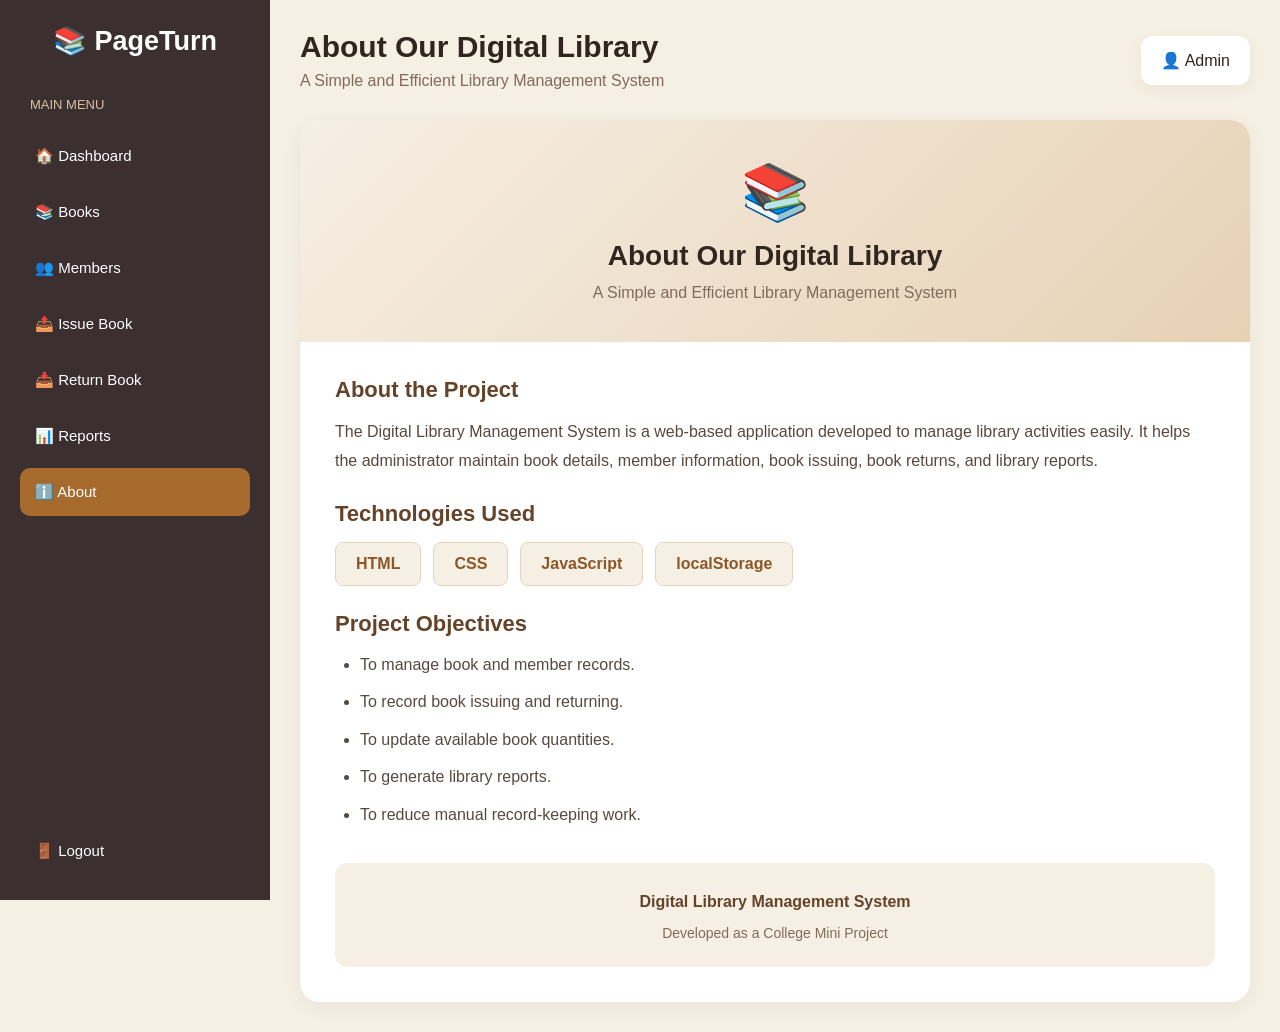
<file: about.html>
<!DOCTYPE html>
<html lang="en">

<head>
    <meta charset="UTF-8">
    <meta name="viewport" content="width=device-width, initial-scale=1.0">

    <title>About - PageTurn Library</title>

    <link rel="stylesheet" href="about.css">
</head>

<body>

    <!-- SIDEBAR -->
    <aside class="sidebar">

        <h2 class="logo">📚 PageTurn</h2>

        <p class="menu-title">MAIN MENU</p>

        <nav>
            <a href="dashboard.html" class="nav-item">
                🏠 Dashboard
            </a>

            <a href="books.html" class="nav-item">
                📚 Books
            </a>

            <a href="members.html" class="nav-item">
                👥 Members
            </a>

            <a href="issue-book.html" class="nav-item">
                📤 Issue Book
            </a>

            <a href="return-book.html" class="nav-item">
                📥 Return Book
            </a>

            <a href="reports.html" class="nav-item">
                📊 Reports
            </a>

            <a href="about.html" class="nav-item active">
                ℹ️ About
            </a>
        </nav>

        <a href="login.html" class="nav-item logout"
           id="logoutLink">
            🚪 Logout
        </a>

    </aside>


    <!-- MAIN CONTENT -->
    <main class="main-content">

        <header class="topbar">
            <div>
                <h1>About Our Digital Library</h1>
                <p>A Simple and Efficient Library Management System</p>
            </div>

            <div class="admin-info">
                👤 <span id="adminName">Admin</span>
            </div>
        </header>


        <!-- ABOUT CARD -->
        <section class="about-container">

            <div class="about-header">

                <div class="about-icon">📚</div>

                <h2>About Our Digital Library</h2>

                <p>
                    A Simple and Efficient Library Management System
                </p>

            </div>


            <div class="about-content">

                <h2>About the Project</h2>

                <p>
                    The Digital Library Management System is a
                    web-based application developed to manage
                    library activities easily. It helps the
                    administrator maintain book details, member
                    information, book issuing, book returns,
                    and library reports.
                </p>


                <h2>Technologies Used</h2>

                <div class="technology-list">
                    <div class="technology">HTML</div>
                    <div class="technology">CSS</div>
                    <div class="technology">JavaScript</div>
                    <div class="technology">localStorage</div>
                </div>


                <h2>Project Objectives</h2>

                <ul>
                    <li>To manage book and member records.</li>
                    <li>To record book issuing and returning.</li>
                    <li>To update available book quantities.</li>
                    <li>To generate library reports.</li>
                    <li>To reduce manual record-keeping work.</li>
                </ul>


                <div class="about-footer">
                    <p>Digital Library Management System</p>
                    <span>Developed as a College Mini Project</span>
                </div>

            </div>

        </section>

    </main>


    <script>
        // Display logged-in username
        const username = localStorage.getItem("username");

        if (username) {
            document.getElementById("adminName").textContent = username;
        }

        // Logout
        document.getElementById("logoutLink").addEventListener(
            "click",
            function () {
                localStorage.removeItem("username");
            }
        );
    </script>

</body>
</html>
</file>
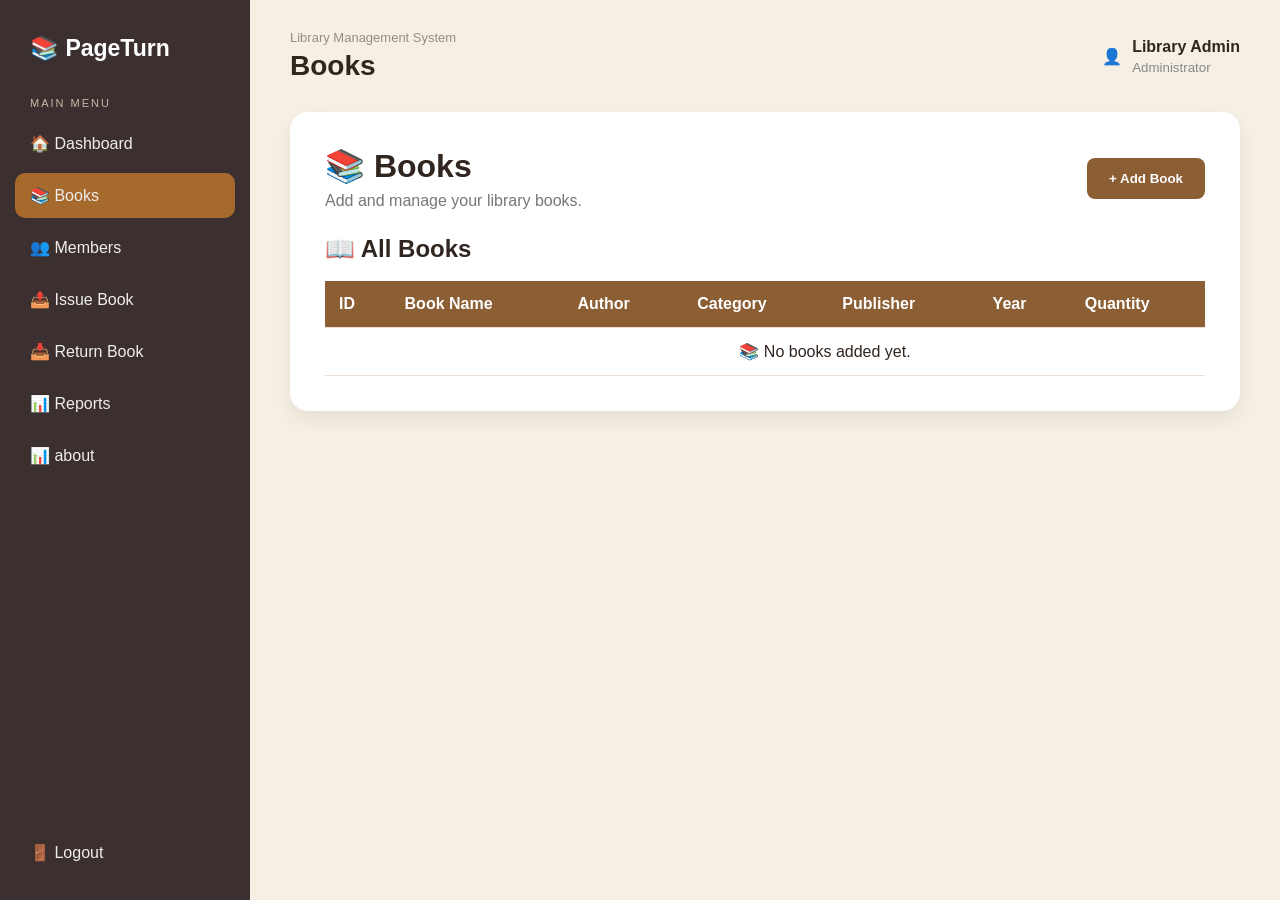
<file: books.html>
<!DOCTYPE html>
<html lang="en">
<head>
    <meta charset="UTF-8">
    <meta name="viewport" content="width=device-width, initial-scale=1.0">
    <title>PageTurn Library - Books</title>
    <link rel="stylesheet" href="books.css">
</head>
<body>

    <aside class="sidebar">
        <div class="logo">📚 PageTurn</div>
        <p class="menu-title">MAIN MENU</p>

        <nav>
            <a class="nav-item" href="dashboard.html">🏠 Dashboard</a>
            <a class="nav-item active" href="books.html">📚 Books</a>
            <a class="nav-item" href="members.html">👥 Members</a>
            <a class="nav-item" href="issue-book.html">📤 Issue Book</a>
            <a class="nav-item" href="return-book.html">📥 Return Book</a>
            <a class="nav-item" href="reports.html">📊 Reports</a>
            <a href= "about.html" class="nav-item">📊 about</a>
          
        </nav>

        <div class="logout-area">
            <a class="nav-item" href="login.html" onclick="localStorage.removeItem('username')">🚪 Logout</a>
        </div>
    </aside>

    <main class="main-content">

        <header class="topbar">
            <div>
                <p class="small-title">Library Management System</p>
                <h2>Books</h2>
            </div>

            <div class="profile">
                👤
                <div>
                    <strong id="adminName">Library Admin</strong>
                    <small>Administrator</small>
                </div>
            </div>
        </header>

        <div class="page-card">

            <div class="books-header">
                <div>
                    <h1>📚 Books</h1>
                    <p>Add and manage your library books.</p>
                </div>

                <button class="add-book-btn" onclick="showAddBookForm()">+ Add Book</button>
            </div>

            <div id="addBookForm" class="add-book-form">
                <h2 id="formTitle">➕ Add New Book</h2>
                <p class="form-description">Enter the book details below.</p>

                <form id="bookForm">
                    <input type="hidden" id="editIndex">

                    <div class="form-row">
                        <div class="form-group">
                            <label for="bookId">Book ID</label>
                            <input id="bookId" placeholder="B001" required>
                        </div>

                        <div class="form-group">
                            <label for="bookName">Book Name</label>
                            <input id="bookName" placeholder="Enter book name" required>
                        </div>
                    </div>

                    <div class="form-row">
                        <div class="form-group">
                            <label for="author">Author</label>
                            <input id="author" placeholder="Enter author name" required>
                        </div>

                        <div class="form-group">
                            <label for="category">Category</label>
                            <select id="category" required>
                                <option value="">Select Category</option>
                                <option>Technology</option>
                                <option>Programming</option>
                                <option>Fiction</option>
                                <option>Science</option>
                                <option>History</option>
                                <option>Education</option>
                            </select>
                        </div>
                    </div>

                    <div class="form-row">
                        <div class="form-group">
                            <label for="publisher">Publisher</label>
                            <input id="publisher" placeholder="Publisher" required>
                        </div>

                        <div class="form-group">
                            <label for="year">Year</label>
                            <input id="year" type="number" min="1000" max="2100" placeholder="2026" required>
                        </div>
                    </div>

                    <div class="form-row">
                        <div class="form-group">
                            <label for="quantity">Quantity</label>
                            <input id="quantity" type="number" min="1" placeholder="5" required>
                        </div>
                    </div>

                    <div class="form-buttons">
                        <button class="save-btn" id="saveButton" type="submit">💾 Add Book</button>
                        <button class="cancel-btn" type="button" onclick="cancelBookForm()">Cancel</button>
                    </div>
                </form>
            </div>

            <div class="book-list">
                <h2>📖 All Books</h2>

                <div class="table-container">
                    <table>
                        <thead>
                            <tr>
                                <th>ID</th>
                                <th>Book Name</th>
                                <th>Author</th>
                                <th>Category</th>
                                <th>Publisher</th>
                                <th>Year</th>
                                <th>Quantity</th>
                                <th>Action</th>
                            </tr>
                        </thead>

                        <tbody id="booksTableBody"></tbody>
                    </table>
                </div>
            </div>

        </div>
    </main>

    <div id="viewModal" class="modal">
        <div class="modal-content">
            <span class="close-btn" onclick="closeViewModal()">&times;</span>
            <h2>📖 Book Details</h2>
            <div id="bookDetails"></div>
        </div>
    </div>

    <script src="books.js"></script>
</body>
</html>
</file>
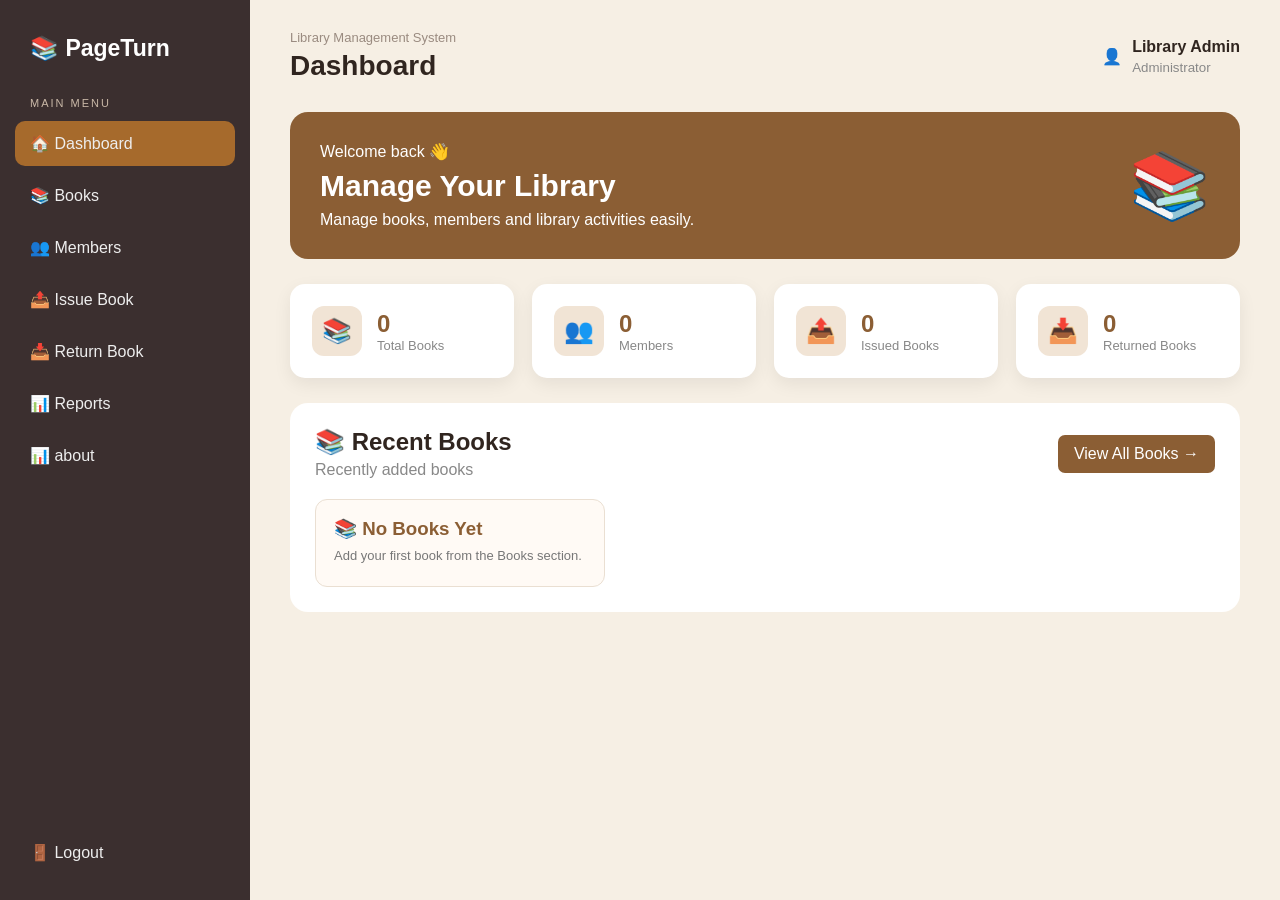
<file: dashboard.html>
<!DOCTYPE html>
<html lang="en">
<head>
    <meta charset="UTF-8">
    <meta name="viewport" content="width=device-width, initial-scale=1.0">
    <title>PageTurn Library Dashboard</title>
    <link rel="stylesheet" href="dashboard.css">
</head>
<body>

    <aside class="sidebar">
        <div class="logo">📚 PageTurn</div>
        <p class="menu-title">MAIN MENU</p>

        <nav>
            <a href="dashboard.html" class="nav-item active">🏠 Dashboard</a>
            <a href="books.html" class="nav-item">📚 Books</a>
            <a href="members.html" class="nav-item">👥 Members</a>
            <a href="issue-book.html" class="nav-item">📤 Issue Book</a>
            <a href="return-book.html" class="nav-item">📥 Return Book</a>
            <a href="reports.html" class="nav-item">📊 Reports</a>
            <a href= "about.html" class="nav-item">📊 about</a>
            
        </nav>

        <div class="logout-area">
            <a href="login.html" class="nav-item" onclick="localStorage.removeItem('username')">🚪 Logout</a>
        </div>
    </aside>

    <main class="main-content">

        <header class="topbar">
            <div>
                <p class="small-title">Library Management System</p>
                <h2>Dashboard</h2>
            </div>

            <div class="profile">
                👤
                <div>
                    <strong id="adminName">Library Admin</strong>
                    <small>Administrator</small>
                </div>
            </div>
        </header>

        <section class="welcome-box">
            <div>
                <p>Welcome back 👋</p>
                <h1>Manage Your Library</h1>
                <span>Manage books, members and library activities easily.</span>
            </div>

            <div class="welcome-icon">📚</div>
        </section>

        <section class="stats-grid">

            <div class="stat-card">
                <div class="stat-icon">📚</div>
                <div>
                    <h3 id="totalBooks">0</h3>
                    <p>Total Books</p>
                </div>
            </div>

            <div class="stat-card">
                <div class="stat-icon">👥</div>
                <div>
                    <h3 id="totalMembers">0</h3>
                    <p>Members</p>
                </div>
            </div>

            <div class="stat-card">
                <div class="stat-icon">📤</div>
                <div>
                    <h3 id="totalIssued">0</h3>
                    <p>Issued Books</p>
                </div>
            </div>

            <div class="stat-card">
                <div class="stat-icon">📥</div>
                <div>
                    <h3 id="totalReturned">0</h3>
                    <p>Returned Books</p>
                </div>
            </div>

        </section>

        <section class="recent-books">

            <div class="section-heading">
                <div>
                    <h2>📚 Recent Books</h2>
                    <p>Recently added books</p>
                </div>

                <a class="button-link" href="books.html">View All Books →</a>
            </div>

            <div id="dashboardBooks" class="dashboard-book-list"></div>

        </section>

    </main>

    <script src="dashboard.js"></script>
</body>
</html>
</file>
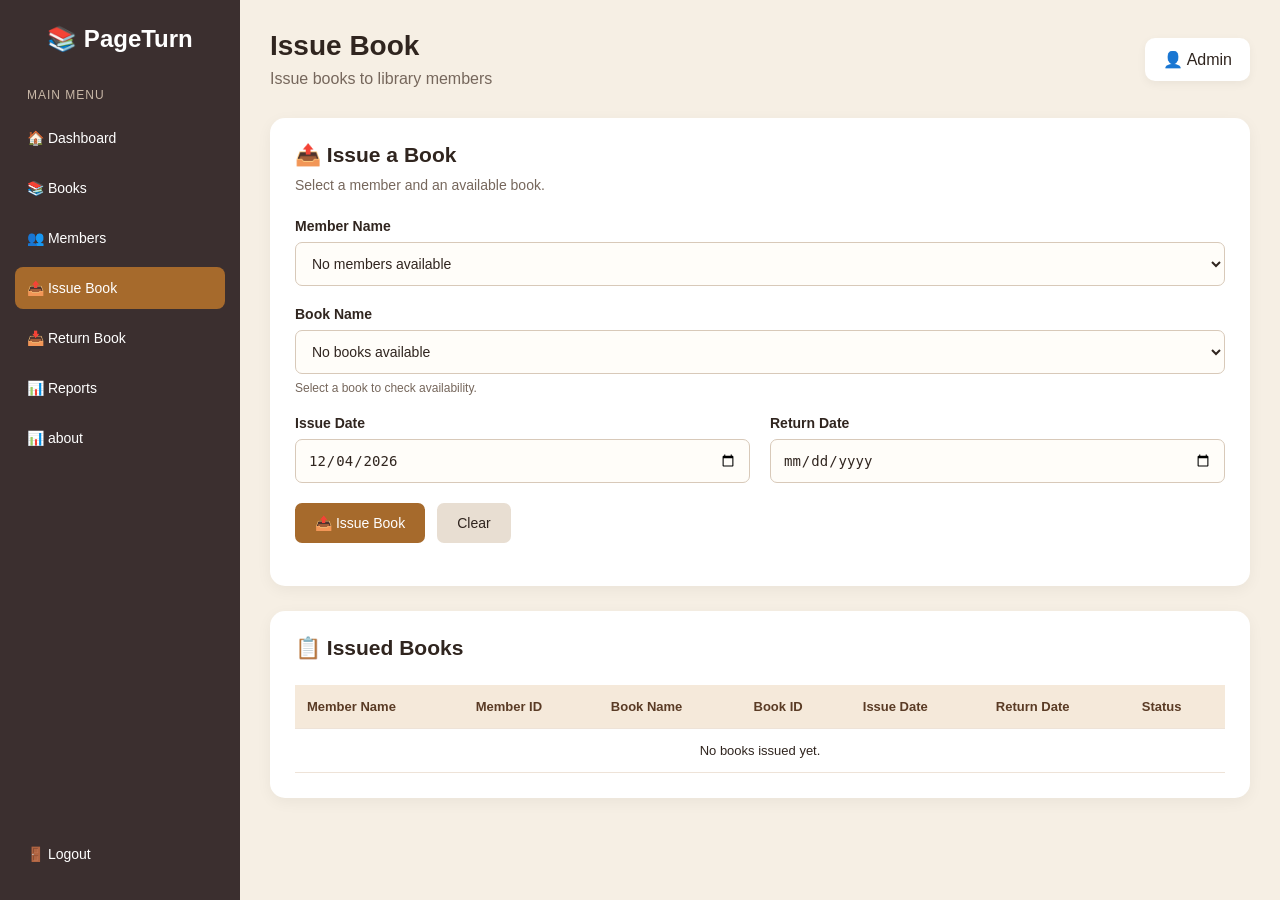
<file: issue-book.html>
<!DOCTYPE html>
<html lang="en">
<head>
    <meta charset="UTF-8">
    <meta name="viewport" content="width=device-width, initial-scale=1.0">
    <title>PageTurn Library - Issue Book</title>
    <link rel="stylesheet" href="issue-book.css">
</head>
<body>

    <aside class="sidebar">
        <h2>📚 PageTurn</h2>
        <p class="menu-title">MAIN MENU</p>

        <nav>
            <a href="dashboard.html" class="nav-item">🏠 Dashboard</a>
            <a href="books.html" class="nav-item">📚 Books</a>
            <a href="members.html" class="nav-item">👥 Members</a>
            <a href="issue-book.html" class="nav-item active">📤 Issue Book</a>
            <a href="return-book.html" class="nav-item">📥 Return Book</a>
            <a href="reports.html" class="nav-item">📊 Reports</a>
            <a href= "about.html" class="nav-item">📊 about</a>
            
        </nav>

        <a href="login.html" class="nav-item logout" id="logoutLink">🚪 Logout</a>
    </aside>

    <main class="main-content">

        <header class="topbar">
            <div>
                <h1>Issue Book</h1>
                <p>Issue books to library members</p>
            </div>

            <div class="admin-info">
                👤 <span id="adminName">Admin</span>
            </div>
        </header>

        <section class="form-card">
            <h2>📤 Issue a Book</h2>
            <p class="description">
                Select a member and an available book.
            </p>

            <form id="issueForm">

                <div class="form-group">
                    <label for="memberSelect">Member Name</label>
                    <select id="memberSelect" required>
                        <option value="">Select Member</option>
                    </select>
                </div>

                <div class="form-group">
                    <label for="bookSelect">Book Name</label>
                    <select id="bookSelect" required>
                        <option value="">Select Book</option>
                    </select>
                    <small id="bookAvailability">
                        Select a book to check availability.
                    </small>
                </div>

                <div class="form-row">
                    <div class="form-group">
                        <label for="issueDate">Issue Date</label>
                        <input type="date" id="issueDate" required>
                    </div>

                    <div class="form-group">
                        <label for="returnDate">Return Date</label>
                        <input type="date" id="returnDate" required>
                    </div>
                </div>

                <div class="button-group">
                    <button type="submit" class="primary-btn">
                        📤 Issue Book
                    </button>

                    <button type="reset" class="secondary-btn">
                        Clear
                    </button>
                </div>

                <p id="message" role="status" aria-live="polite"></p>

            </form>
        </section>

        <section class="table-card">
            <h2>📋 Issued Books</h2>

            <div class="table-wrapper">
                <table>
                    <thead>
                        <tr>
                            <th>Member Name</th>
                            <th>Member ID</th>
                            <th>Book Name</th>
                            <th>Book ID</th>
                            <th>Issue Date</th>
                            <th>Return Date</th>
                            <th>Status</th>
                        </tr>
                    </thead>

                    <tbody id="issuedTableBody">
                        <tr>
                            <td colspan="7">No books issued yet.</td>
                        </tr>
                    </tbody>
                </table>
            </div>
        </section>

    </main>

    <script src="issue-book.js"></script>
</body>
</html>
</file>
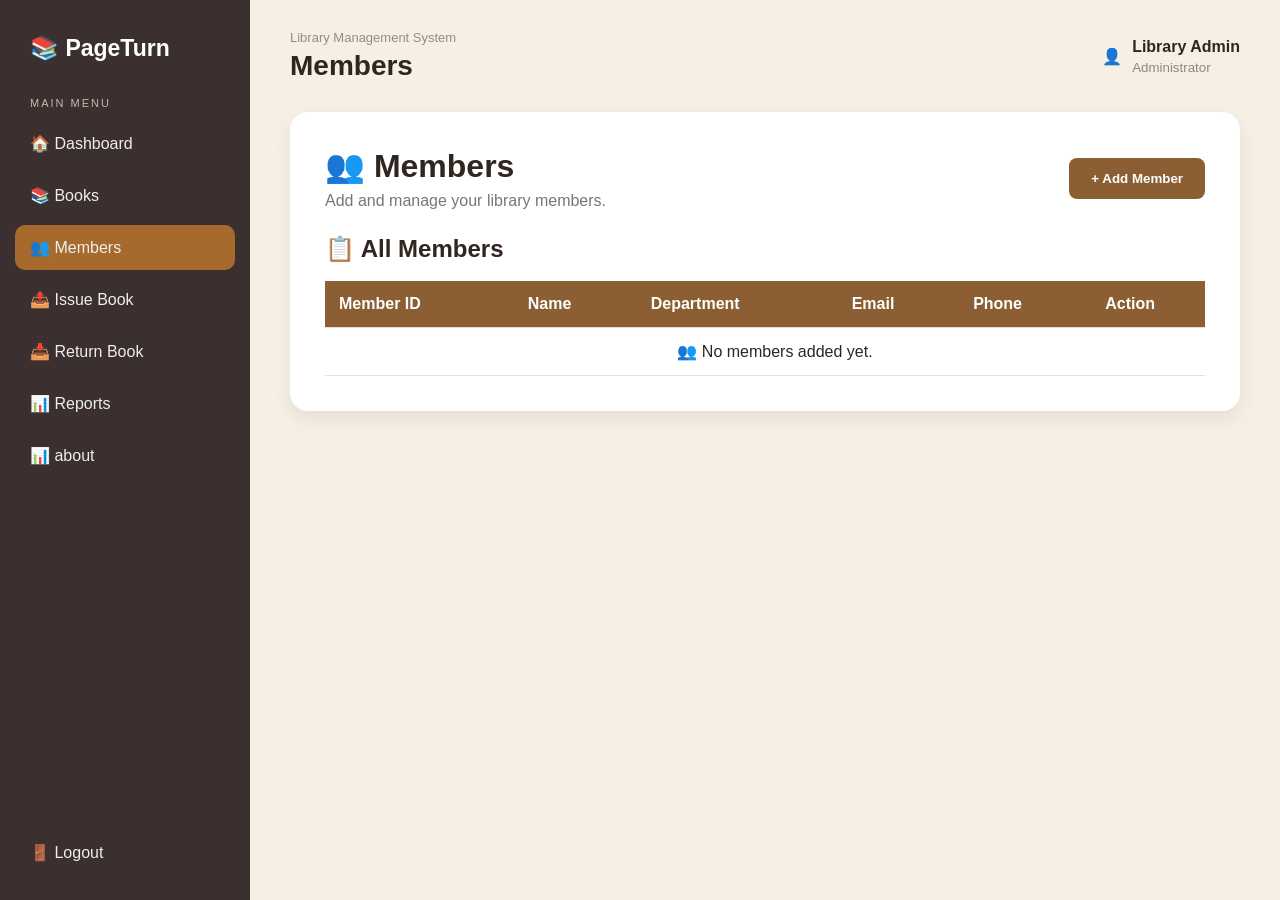
<file: members.html>
<!DOCTYPE html>
<html lang="en">
<head>
    <meta charset="UTF-8">
    <meta name="viewport" content="width=device-width, initial-scale=1.0">
    <title>PageTurn Library - Members</title>
    <link rel="stylesheet" href="members.css">
</head>
<body>

    <aside class="sidebar">
        <div class="logo">📚 PageTurn</div>
        <p class="menu-title">MAIN MENU</p>

        <nav>
            <a class="nav-item" href="dashboard.html">🏠 Dashboard</a>
            <a class="nav-item" href="books.html">📚 Books</a>
            <a class="nav-item active" href="members.html">👥 Members</a>
            <a class="nav-item" href="issue-book.html">📤 Issue Book</a>
            <a class="nav-item" href="return-book.html">📥 Return Book</a>
            <a class="nav-item" href="reports.html">📊 Reports</a>
            <a href= "about.html" class="nav-item">📊 about</a>
            
        </nav>

        <div class="logout-area">
            <a class="nav-item" href="login.html" onclick="localStorage.removeItem('username')">🚪 Logout</a>
        </div>
    </aside>

    <main class="main-content">

        <header class="topbar">
            <div>
                <p class="small-title">Library Management System</p>
                <h2>Members</h2>
            </div>

            <div class="profile">
                👤
                <div>
                    <strong id="adminName">Library Admin</strong>
                    <small>Administrator</small>
                </div>
            </div>
        </header>

        <div class="page-card">

            <div class="members-header">
                <div>
                    <h1>👥 Members</h1>
                    <p>Add and manage your library members.</p>
                </div>

                <button class="add-member-btn" onclick="showMemberForm()">+ Add Member</button>
            </div>

            <div id="memberFormSection" class="member-form-section">
                <h2 id="formTitle">➕ Add New Member</h2>
                <p class="form-description">Enter the member details below.</p>

                <form id="memberForm">
                    <input type="hidden" id="editIndex">

                    <div class="form-row">
                        <div class="form-group">
                            <label for="memberId">Member ID</label>
                            <input type="text" id="memberId" placeholder="M001" required>
                        </div>

                        <div class="form-group">
                            <label for="memberName">Member Name</label>
                            <input type="text" id="memberName" placeholder="Enter member name" required>
                        </div>
                    </div>

                    <div class="form-row">
                        <div class="form-group">
                            <label for="department">Department</label>
                            <input type="text" id="department" placeholder="Enter department" required>
                        </div>

                        <div class="form-group">
                            <label for="email">Email</label>
                            <input type="email" id="email" placeholder="Enter email address" required>
                        </div>
                    </div>

                    <div class="form-row">
                        <div class="form-group">
                            <label for="phone">Phone Number</label>
                            <input type="tel" id="phone" placeholder="Enter phone number" pattern="[0-9]{10}" maxlength="10" required>
                        </div>
                    </div>

                    <div class="form-buttons">
                        <button type="submit" class="save-btn" id="saveButton">💾 Add Member</button>
                        <button type="button" class="cancel-btn" onclick="cancelMemberForm()">Cancel</button>
                    </div>
                </form>
            </div>

            <div class="member-list">
                <h2>📋 All Members</h2>

                <div class="table-container">
                    <table>
                        <thead>
                            <tr>
                                <th>Member ID</th>
                                <th>Name</th>
                                <th>Department</th>
                                <th>Email</th>
                                <th>Phone</th>
                                <th>Action</th>
                            </tr>
                        </thead>

                        <tbody id="membersTableBody"></tbody>
                    </table>
                </div>
            </div>

        </div>
    </main>

    <div id="viewModal" class="modal">
        <div class="modal-content">
            <span class="close-btn" onclick="closeViewModal()">&times;</span>
            <h2>👥 Member Details</h2>
            <div id="memberDetails"></div>
        </div>
    </div>

    <script src="members.js"></script>
</body>
</html>
</file>
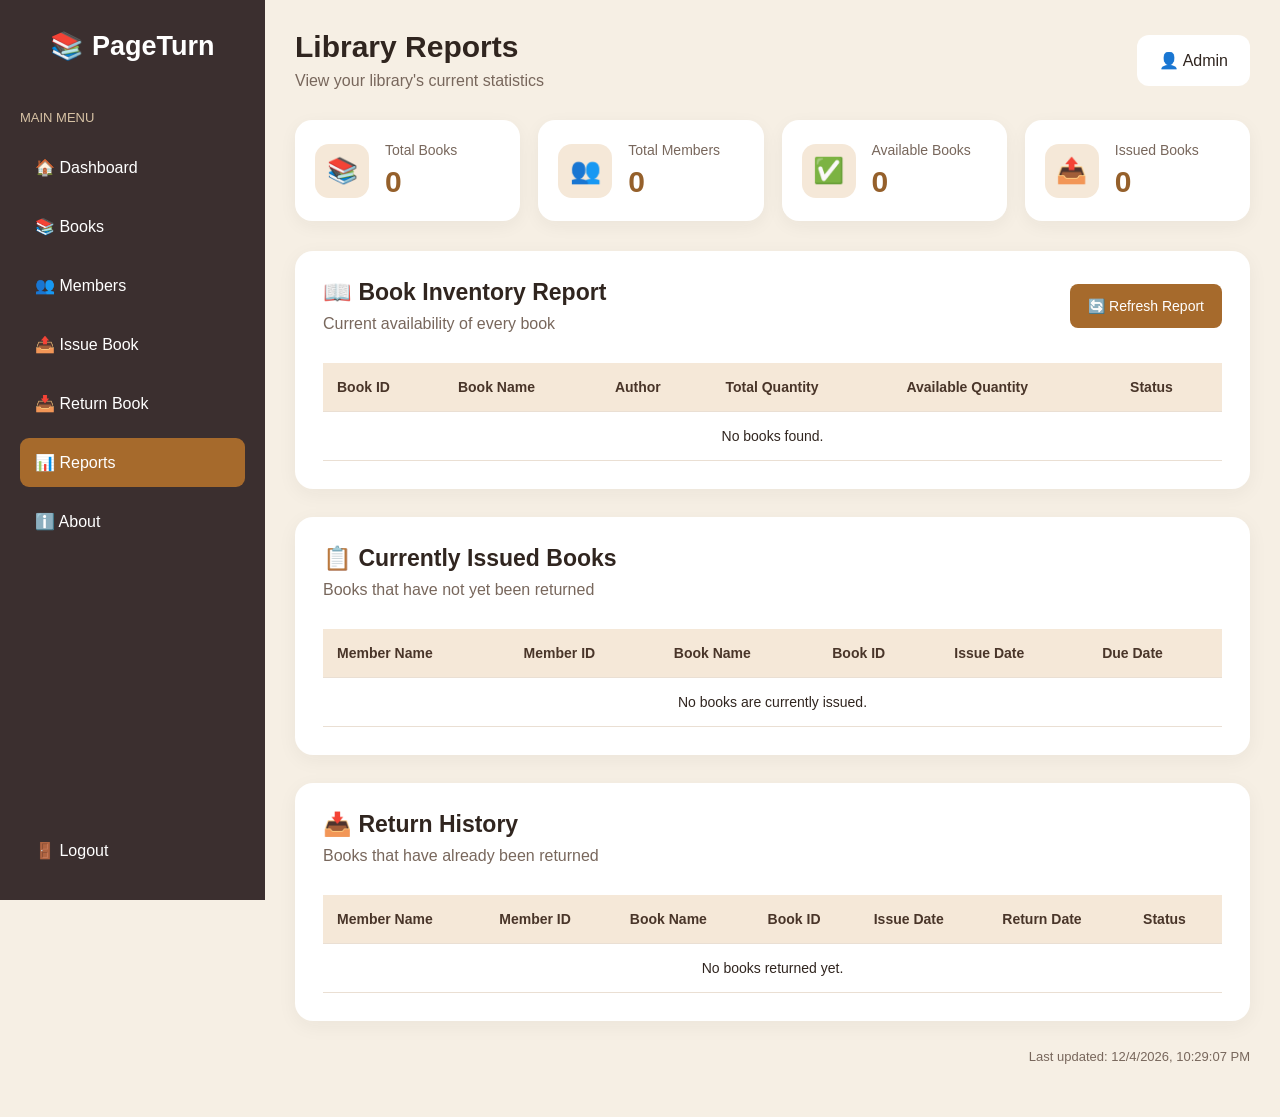
<file: reports.html>
<!DOCTYPE html>
<html lang="en">

<head>
    <meta charset="UTF-8">
    <meta name="viewport" content="width=device-width, initial-scale=1.0">

    <title>PageTurn Library - Reports</title>

    <link rel="stylesheet" href="reports.css">
</head>

<body>

    <aside class="sidebar">

        <h2>📚 PageTurn</h2>

        <p class="menu-title">MAIN MENU</p>

        <nav>
            <a href="dashboard.html" class="nav-item">🏠 Dashboard</a>
            <a href="books.html" class="nav-item">📚 Books</a>
            <a href="members.html" class="nav-item">👥 Members</a>
            <a href="issue-book.html" class="nav-item">📤 Issue Book</a>
            <a href="return-book.html" class="nav-item">📥 Return Book</a>
            <a href="reports.html" class="nav-item active">📊 Reports</a>
            <a href="about.html" class="nav-item">ℹ️ About</a>
        </nav>

        <a href="login.html" class="nav-item logout" id="logoutLink">
            🚪 Logout
        </a>

    </aside>


    <main class="main-content">

        <header class="topbar">

            <div>
                <h1>Library Reports</h1>
                <p>View your library's current statistics</p>
            </div>

            <div class="admin-info">
                👤 <span id="adminName">Admin</span>
            </div>

        </header>


        <!-- SUMMARY CARDS -->

        <section class="stats-grid">

            <div class="stat-card">
                <div class="stat-icon">📚</div>
                <div>
                    <p>Total Books</p>
                    <h2 id="totalBooks">0</h2>
                </div>
            </div>

            <div class="stat-card">
                <div class="stat-icon">👥</div>
                <div>
                    <p>Total Members</p>
                    <h2 id="totalMembers">0</h2>
                </div>
            </div>

            <div class="stat-card">
                <div class="stat-icon">✅</div>
                <div>
                    <p>Available Books</p>
                    <h2 id="availableBooks">0</h2>
                </div>
            </div>

            <div class="stat-card">
                <div class="stat-icon">📤</div>
                <div>
                    <p>Issued Books</p>
                    <h2 id="issuedBooks">0</h2>
                </div>
            </div>

        </section>


        <!-- BOOK INVENTORY -->

        <section class="report-card">

            <div class="section-heading">

                <div>
                    <h2>📖 Book Inventory Report</h2>
                    <p>Current availability of every book</p>
                </div>

                <button type="button"
                        class="refresh-btn"
                        id="refreshReport">
                    🔄 Refresh Report
                </button>

            </div>

            <div class="table-wrapper">

                <table>
                    <thead>
                        <tr>
                            <th>Book ID</th>
                            <th>Book Name</th>
                            <th>Author</th>
                            <th>Total Quantity</th>
                            <th>Available Quantity</th>
                            <th>Status</th>
                        </tr>
                    </thead>

                    <tbody id="inventoryTableBody"></tbody>
                </table>

            </div>

        </section>


        <!-- CURRENTLY ISSUED BOOKS -->

        <section class="report-card">

            <div class="section-heading">
                <div>
                    <h2>📋 Currently Issued Books</h2>
                    <p>Books that have not yet been returned</p>
                </div>
            </div>

            <div class="table-wrapper">

                <table>
                    <thead>
                        <tr>
                            <th>Member Name</th>
                            <th>Member ID</th>
                            <th>Book Name</th>
                            <th>Book ID</th>
                            <th>Issue Date</th>
                            <th>Due Date</th>
                        </tr>
                    </thead>

                    <tbody id="issuedTableBody"></tbody>
                </table>

            </div>

        </section>


        <!-- RETURN HISTORY -->

        <section class="report-card">

            <div class="section-heading">
                <div>
                    <h2>📥 Return History</h2>
                    <p>Books that have already been returned</p>
                </div>
            </div>

            <div class="table-wrapper">

                <table>
                    <thead>
                        <tr>
                            <th>Member Name</th>
                            <th>Member ID</th>
                            <th>Book Name</th>
                            <th>Book ID</th>
                            <th>Issue Date</th>
                            <th>Return Date</th>
                            <th>Status</th>
                        </tr>
                    </thead>

                    <tbody id="returnHistoryTableBody"></tbody>
                </table>

            </div>

        </section>


        <footer class="report-footer">
            <p id="lastUpdated"></p>
        </footer>

    </main>

    <script src="reports.js"></script>

</body>
</html>
</file>
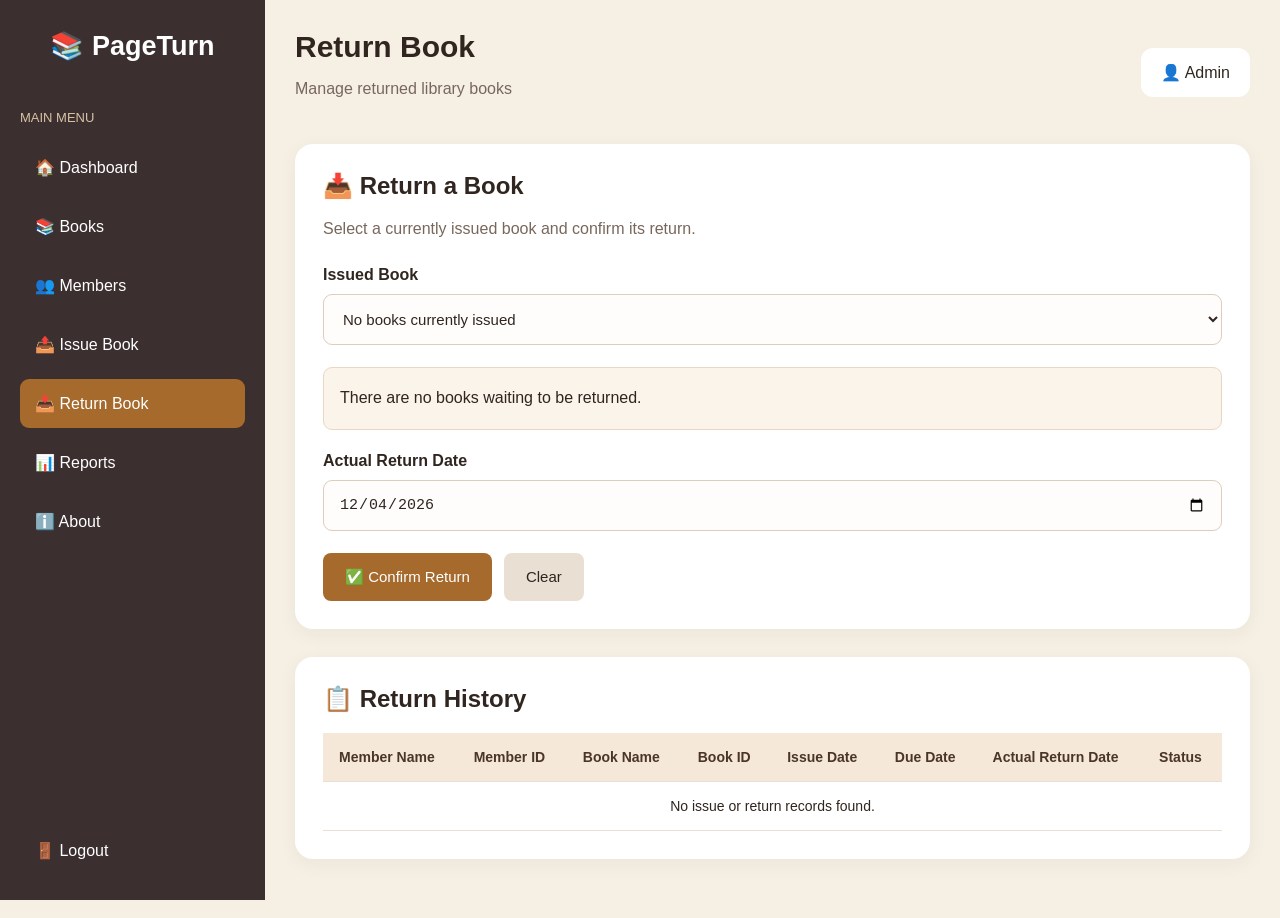
<file: return-book.html>
<!DOCTYPE html>
<html lang="en">

<head>
    <meta charset="UTF-8">
    <meta name="viewport" content="width=device-width, initial-scale=1.0">

    <title>PageTurn Library - Return Book</title>

    <link rel="stylesheet" href="return-book.css">
</head>

<body>

    <!-- SIDEBAR -->

    <aside class="sidebar">

        <h2>📚 PageTurn</h2>

        <p class="menu-title">MAIN MENU</p>

        <nav>
            <a href="dashboard.html" class="nav-item">🏠 Dashboard</a>
            <a href="books.html" class="nav-item">📚 Books</a>
            <a href="members.html" class="nav-item">👥 Members</a>
            <a href="issue-book.html" class="nav-item">📤 Issue Book</a>
            <a href="return-book.html" class="nav-item active">📥 Return Book</a>
            <a href="reports.html" class="nav-item">📊 Reports</a>
            <a href="about.html" class="nav-item">ℹ️ About</a>
        </nav>

        <a href="login.html" class="nav-item logout" id="logoutLink">
            🚪 Logout
        </a>

    </aside>


    <!-- MAIN CONTENT -->

    <main class="main-content">

        <header class="topbar">

            <div>
                <h1>Return Book</h1>
                <p>Manage returned library books</p>
            </div>

            <div class="admin-info">
                👤 <span id="adminName">Admin</span>
            </div>

        </header>


        <!-- RETURN FORM -->

        <section class="form-card">

            <h2>📥 Return a Book</h2>

            <p class="description">
                Select a currently issued book and confirm its return.
            </p>

            <form id="returnForm">

                <div class="form-group">

                    <label for="issuedSelect">Issued Book</label>

                    <select id="issuedSelect" required>
                        <option value="">Select an issued book</option>
                    </select>

                </div>

                <div id="bookDetails" class="book-details">
                    Choose an issued book to see its details.
                </div>

                <div class="form-group">

                    <label for="actualReturnDate">
                        Actual Return Date
                    </label>

                    <input
                        type="date"
                        id="actualReturnDate"
                        required>

                </div>

                <div class="button-group">

                    <button type="submit" class="primary-btn">
                        ✅ Confirm Return
                    </button>

                    <button type="reset" class="secondary-btn">
                        Clear
                    </button>

                </div>

                <p id="message" role="status" aria-live="polite"></p>

            </form>

        </section>


        <!-- RETURN HISTORY -->

        <section class="table-card">

            <h2>📋 Return History</h2>

            <div class="table-wrapper">

                <table>

                    <thead>
                        <tr>
                            <th>Member Name</th>
                            <th>Member ID</th>
                            <th>Book Name</th>
                            <th>Book ID</th>
                            <th>Issue Date</th>
                            <th>Due Date</th>
                            <th>Actual Return Date</th>
                            <th>Status</th>
                        </tr>
                    </thead>

                    <tbody id="returnedTableBody"></tbody>

                </table>

            </div>

        </section>

    </main>

    <script src="return-book.js"></script>

</body>
</html>
</file>
<file: about.css>
* {
    margin: 0;
    padding: 0;
    box-sizing: border-box;
}

body {
    font-family: Arial, sans-serif;
    background: #f6efe4;
    color: #30251f;
}

/* SIDEBAR */

.sidebar {
    width: 270px;
    height: 100vh;
    background: #3b2f2f;
    color: white;
    position: fixed;
    top: 0;
    left: 0;
    padding: 25px 20px;
    display: flex;
    flex-direction: column;
}

.logo {
    font-size: 27px;
    text-align: center;
    margin-bottom: 40px;
}

.menu-title {
    color: #d8c3a5;
    font-size: 13px;
    margin-bottom: 20px;
    padding-left: 10px;
}

.sidebar nav {
    display: flex;
    flex-direction: column;
    gap: 8px;
}

.nav-item {
    display: block;
    text-decoration: none;
    color: white;
    padding: 15px;
    border-radius: 10px;
    font-size: 15px;
    transition: 0.3s;
}

.nav-item:hover {
    background: #594541;
}

.nav-item.active {
    background: #a66a2c;
}

.logout {
    margin-top: auto;
}

/* MAIN CONTENT */

.main-content {
    margin-left: 270px;
    padding: 30px;
    min-height: 100vh;
}

/* TOP BAR */

.topbar {
    display: flex;
    justify-content: space-between;
    align-items: center;
    gap: 20px;
    margin-bottom: 30px;
}

.topbar h1 {
    font-size: 30px;
    margin-bottom: 8px;
}

.topbar p {
    color: #806b5d;
    font-size: 16px;
}

.admin-info {
    background: white;
    padding: 15px 20px;
    border-radius: 12px;
    white-space: nowrap;
    box-shadow: 0 4px 15px rgba(0, 0, 0, 0.05);
}

/* ABOUT CONTAINER */

.about-container {
    max-width: 1100px;
    margin: 0 auto;
    background: white;
    border-radius: 20px;
    overflow: hidden;
    box-shadow: 0 5px 20px rgba(0, 0, 0, 0.05);
}

/* ABOUT HEADER */

.about-header {
    background: linear-gradient(135deg, #f6efe4, #e7d1b5);
    text-align: center;
    padding: 40px 25px;
}

.about-icon {
    font-size: 55px;
    margin-bottom: 15px;
}

.about-header h2 {
    font-size: 28px;
    margin-bottom: 12px;
}

.about-header p {
    color: #806b5d;
    font-size: 16px;
}

/* ABOUT CONTENT */

.about-content {
    padding: 35px;
}

.about-content h2 {
    font-size: 22px;
    margin-bottom: 15px;
    margin-top: 25px;
    color: #654329;
}

.about-content h2:first-child {
    margin-top: 0;
}

.about-content p {
    font-size: 16px;
    line-height: 1.8;
    color: #574940;
}

/* TECHNOLOGIES */

.technology-list {
    display: flex;
    flex-wrap: wrap;
    gap: 12px;
}

.technology {
    background: #f6efe4;
    color: #8b5726;
    padding: 12px 20px;
    border-radius: 8px;
    font-weight: bold;
    border: 1px solid #e6d4bf;
}

/* OBJECTIVES */

.about-content ul {
    padding-left: 25px;
}

.about-content li {
    margin-bottom: 12px;
    line-height: 1.6;
    color: #574940;
}

/* FOOTER */

.about-footer {
    margin-top: 35px;
    padding: 25px;
    text-align: center;
    background: #f6efe4;
    border-radius: 12px;
}

.about-footer p {
    font-weight: bold;
    color: #654329;
    margin-bottom: 8px;
}

.about-footer span {
    font-size: 14px;
    color: #806b5d;
}

/* RESPONSIVE */

@media (max-width: 768px) {

    .sidebar {
        width: 210px;
        padding: 20px 12px;
    }

    .logo {
        font-size: 22px;
    }

    .main-content {
        margin-left: 210px;
        padding: 20px 12px;
    }

    .topbar {
        align-items: flex-start;
        flex-direction: column;
    }

    .topbar h1 {
        font-size: 24px;
    }

    .about-content {
        padding: 22px;
    }

    .about-header h2 {
        font-size: 23px;
    }
}

@media (max-width: 480px) {

    .sidebar {
        width: 160px;
        padding: 15px 8px;
    }

    .logo {
        font-size: 18px;
    }

    .nav-item {
        padding: 12px 8px;
        font-size: 12px;
    }

    .main-content {
        margin-left: 160px;
        padding: 15px 8px;
    }

    .admin-info {
        font-size: 12px;
        padding: 10px;
    }

    .about-header {
        padding: 25px 12px;
    }

    .about-content {
        padding: 16px;
    }

    .technology {
        padding: 10px 12px;
        font-size: 13px;
    }
}
</file>
<file: books.css>
* {
    margin: 0;
    padding: 0;
    box-sizing: border-box;
}

body {
    font-family: Arial, sans-serif;
    background: #f6efe4;
    color: #30251f;
}

.sidebar {
    position: fixed;
    left: 0;
    top: 0;
    width: 250px;
    height: 100vh;
    background: #3b2f2f;
    color: white;
    padding: 25px 15px;
    display: flex;
    flex-direction: column;
}

.logo {
    font-size: 23px;
    font-weight: bold;
    padding: 10px 15px 35px;
}

.menu-title {
    color: #c9b8a7;
    font-size: 11px;
    letter-spacing: 2px;
    padding: 0 15px 12px;
}

nav {
    display: flex;
    flex-direction: column;
    gap: 7px;
}

.nav-item {
    display: flex;
    align-items: center;
    gap: 13px;
    padding: 13px 15px;
    border-radius: 10px;
    color: #eee;
    text-decoration: none;
    cursor: pointer;
    transition: .3s;
}

.nav-item:hover {
    background: #594541;
}

.nav-item.active {
    background: #a66a2c;
}

.logout-area {
    margin-top: auto;
}

.main-content {
    margin-left: 250px;
    min-height: 100vh;
    padding: 30px 40px;
}

.topbar {
    display: flex;
    justify-content: space-between;
    align-items: center;
    margin-bottom: 30px;
}

.small-title {
    color: #9a8b80;
    font-size: 13px;
    margin-bottom: 5px;
}

.topbar h2 {
    font-size: 28px;
}

.profile {
    display: flex;
    align-items: center;
    gap: 10px;
}

.profile small {
    display: block;
    color: #888;
    margin-top: 4px;
}

.page-card {
    background: white;
    padding: 35px;
    border-radius: 18px;
    box-shadow: 0 8px 20px rgba(0, 0, 0, .07);
}

.books-header {
    display: flex;
    justify-content: space-between;
    align-items: center;
    margin-bottom: 25px;
}

.books-header p {
    color: #777;
    margin-top: 7px;
}

.add-book-btn {
    background: #8b5e34;
    color: white;
    border: 0;
    padding: 13px 22px;
    border-radius: 8px;
    font-weight: bold;
    cursor: pointer;
}

.add-book-btn:hover {
    background: #5f3d20;
}

.add-book-form {
    display: none;
    background: #fffaf5;
    border: 1px solid #eadfd2;
    border-radius: 15px;
    padding: 30px;
    margin-bottom: 35px;
}

.form-description {
    color: #888;
    margin: 8px 0 25px;
}

.form-row {
    display: grid;
    grid-template-columns: 1fr 1fr;
    gap: 25px;
    margin-bottom: 20px;
}

.form-group {
    display: flex;
    flex-direction: column;
}

.form-group label {
    font-weight: bold;
    margin-bottom: 8px;
}

.form-group input,
.form-group select {
    padding: 13px;
    border: 1px solid #d8c9bb;
    border-radius: 8px;
    outline: none;
    font-size: 14px;
}

.form-group input:focus,
.form-group select:focus {
    border-color: #8b5e34;
}

.form-buttons {
    display: flex;
    gap: 12px;
    margin-top: 10px;
}

.save-btn,
.cancel-btn {
    border: 0;
    padding: 13px 22px;
    border-radius: 8px;
    cursor: pointer;
    font-weight: bold;
}

.save-btn {
    background: #8b5e34;
    color: white;
}

.cancel-btn {
    background: #ddd;
    color: #555;
}

.book-list {
    margin-top: 25px;
}

.book-list h2 {
    margin-bottom: 18px;
}

.table-container {
    width: 100%;
    overflow-x: auto;
}

table {
    width: 100%;
    border-collapse: collapse;
    min-width: 1000px;
}

thead {
    background: #8b5e34;
    color: white;
}

th,
td {
    padding: 14px;
    text-align: left;
    border-bottom: 1px solid #eadfd2;
}

tbody tr:hover {
    background: #fffaf5;
}

.action-buttons {
    display: flex;
    gap: 6px;
    flex-wrap: wrap;
}

.view-btn,
.edit-btn,
.delete-btn {
    border: 0;
    color: white;
    padding: 7px 11px;
    border-radius: 6px;
    cursor: pointer;
    font-size: 12px;
}

.view-btn {
    background: #3498db;
}

.edit-btn {
    background: #f39c12;
}

.delete-btn {
    background: #c0392b;
}

.modal {
    display: none;
    position: fixed;
    z-index: 1000;
    left: 0;
    top: 0;
    width: 100%;
    height: 100%;
    background: rgba(0, 0, 0, .55);
    justify-content: center;
    align-items: center;
    padding: 20px;
}

.modal-content {
    position: relative;
    background: white;
    width: 450px;
    max-width: 100%;
    padding: 30px;
    border-radius: 18px;
    box-shadow: 0 10px 30px rgba(0, 0, 0, .25);
}

.modal-content h2 {
    color: #8b5e34;
    margin-bottom: 20px;
}

.close-btn {
    position: absolute;
    right: 20px;
    top: 15px;
    font-size: 28px;
    color: #777;
    cursor: pointer;
}

.book-detail {
    display: flex;
    justify-content: space-between;
    gap: 20px;
    padding: 12px 0;
    border-bottom: 1px solid #eee;
}

.book-detail strong {
    color: #555;
}

.book-detail span {
    color: #8b5e34;
    font-weight: bold;
    text-align: right;
    overflow-wrap: anywhere;
}

@media (max-width: 700px) {
    .sidebar {
        position: relative;
        width: 100%;
        height: auto;
    }

    .main-content {
        margin-left: 0;
        padding: 20px;
    }

    .form-row {
        grid-template-columns: 1fr;
    }

    .books-header {
        flex-direction: column;
        align-items: flex-start;
        gap: 15px;
    }

    .topbar {
        gap: 15px;
        align-items: flex-start;
    }

    .page-card {
        padding: 20px;
    }
}
</file>
<file: dashboard.css>
* {
    margin: 0;
    padding: 0;
    box-sizing: border-box;
}

body {
    font-family: Arial, sans-serif;
    background: #f6efe4;
    color: #30251f;
}

.sidebar {
    position: fixed;
    left: 0;
    top: 0;
    width: 250px;
    height: 100vh;
    background: #3b2f2f;
    color: white;
    padding: 25px 15px;
    display: flex;
    flex-direction: column;
}

.logo {
    font-size: 23px;
    font-weight: bold;
    padding: 10px 15px 35px;
}

.menu-title {
    color: #c9b8a7;
    font-size: 11px;
    letter-spacing: 2px;
    padding: 0 15px 12px;
}

nav {
    display: flex;
    flex-direction: column;
    gap: 7px;
}

.nav-item {
    display: flex;
    align-items: center;
    gap: 13px;
    padding: 13px 15px;
    border-radius: 10px;
    color: #eee;
    text-decoration: none;
    cursor: pointer;
    transition: .3s;
}

.nav-item:hover {
    background: #594541;
}

.nav-item.active {
    background: #a66a2c;
}

.logout-area {
    margin-top: auto;
}

.main-content {
    margin-left: 250px;
    min-height: 100vh;
    padding: 30px 40px;
}

.topbar {
    display: flex;
    justify-content: space-between;
    align-items: center;
    margin-bottom: 30px;
}

.small-title {
    color: #9a8b80;
    font-size: 13px;
    margin-bottom: 5px;
}

.topbar h2 {
    font-size: 28px;
}

.profile {
    display: flex;
    align-items: center;
    gap: 10px;
}

.profile small {
    display: block;
    color: #888;
    margin-top: 4px;
}

.welcome-box {
    background: #8b5e34;
    color: white;
    padding: 30px;
    border-radius: 18px;
    display: flex;
    justify-content: space-between;
    align-items: center;
    margin-bottom: 25px;
}

.welcome-box h1 {
    margin: 8px 0;
    font-size: 30px;
}

.welcome-icon {
    font-size: 65px;
}

.stats-grid {
    display: grid;
    grid-template-columns: repeat(4, 1fr);
    gap: 18px;
}

.stat-card {
    background: white;
    padding: 22px;
    border-radius: 15px;
    display: flex;
    align-items: center;
    gap: 15px;
    box-shadow: 0 6px 18px rgba(0, 0, 0, .07);
}

.stat-icon {
    width: 50px;
    height: 50px;
    border-radius: 12px;
    background: #f1e4d5;
    display: flex;
    justify-content: center;
    align-items: center;
    font-size: 24px;
}

.stat-card h3 {
    color: #8b5e34;
    font-size: 24px;
}

.stat-card p {
    color: #888;
    font-size: 13px;
}

.recent-books {
    background: white;
    margin-top: 25px;
    padding: 25px;
    border-radius: 18px;
}

.section-heading {
    display: flex;
    justify-content: space-between;
    align-items: center;
    margin-bottom: 20px;
}

.section-heading p {
    color: #888;
    margin-top: 5px;
}

.button-link {
    background: #8b5e34;
    color: white;
    text-decoration: none;
    padding: 10px 16px;
    border-radius: 7px;
}

.dashboard-book-list {
    display: grid;
    grid-template-columns: repeat(3, 1fr);
    gap: 15px;
}

.recent-book-card {
    border: 1px solid #eadfd2;
    padding: 18px;
    border-radius: 12px;
    background: #fffaf5;
}

.recent-book-card h3 {
    color: #8b5e34;
    margin-bottom: 8px;
}

.recent-book-card p {
    color: #777;
    font-size: 13px;
    margin: 5px 0;
}

@media (max-width: 1000px) {
    .stats-grid {
        grid-template-columns: repeat(2, 1fr);
    }

    .dashboard-book-list {
        grid-template-columns: repeat(2, 1fr);
    }
}

@media (max-width: 700px) {
    .sidebar {
        position: relative;
        width: 100%;
        height: auto;
    }

    .main-content {
        margin-left: 0;
        padding: 20px;
    }

    .stats-grid,
    .dashboard-book-list {
        grid-template-columns: 1fr;
    }

    .topbar {
        gap: 15px;
        align-items: flex-start;
    }

    .welcome-box h1 {
        font-size: 24px;
    }
}
</file>
<file: issue-book.css>
* {
    margin: 0;
    padding: 0;
    box-sizing: border-box;
}

body {
    font-family: Arial, sans-serif;
    background: #f6efe4;
    color: #30251f;
}

.sidebar {
    width: 240px;
    height: 100vh;
    background: #3b2f2f;
    color: white;
    position: fixed;
    top: 0;
    left: 0;
    padding: 25px 15px;
    display: flex;
    flex-direction: column;
}

.sidebar h2 {
    text-align: center;
    margin-bottom: 35px;
}

.menu-title {
    color: #c9b8a7;
    font-size: 12px;
    margin: 0 0 15px 12px;
    letter-spacing: 1px;
}

.sidebar nav {
    display: flex;
    flex-direction: column;
    gap: 8px;
}

.nav-item {
    color: white;
    text-decoration: none;
    padding: 13px 12px;
    border-radius: 8px;
    display: block;
    font-size: 14px;
}

.nav-item:hover {
    background: #594541;
}

.nav-item.active {
    background: #a66a2c;
}

.logout {
    margin-top: auto;
}

.main-content {
    margin-left: 240px;
    padding: 30px;
}

.topbar {
    display: flex;
    justify-content: space-between;
    align-items: center;
    gap: 15px;
    margin-bottom: 30px;
}

.topbar h1 {
    font-size: 28px;
    margin-bottom: 8px;
}

.topbar p {
    color: #76675c;
}

.admin-info {
    background: white;
    padding: 12px 18px;
    border-radius: 10px;
    box-shadow: 0 3px 10px #0000000d;
}

.form-card,
.table-card {
    background: white;
    padding: 25px;
    border-radius: 15px;
    margin-bottom: 25px;
    box-shadow: 0 4px 15px #0000000d;
}

.form-card h2,
.table-card h2 {
    font-size: 21px;
    margin-bottom: 10px;
}

.description {
    color: #76675c;
    margin-bottom: 25px;
    font-size: 14px;
}

.form-group {
    display: flex;
    flex-direction: column;
    margin-bottom: 20px;
    flex: 1;
}

.form-group label {
    margin-bottom: 8px;
    font-weight: bold;
    font-size: 14px;
}

.form-group input,
.form-group select {
    width: 100%;
    padding: 12px;
    border: 1px solid #d8c9b9;
    border-radius: 7px;
    font-size: 14px;
    background: #fffdf9;
    color: #30251f;
}

.form-group input:focus,
.form-group select:focus {
    outline: none;
    border-color: #a66a2c;
}

.form-group small {
    margin-top: 7px;
    color: #76675c;
    font-size: 12px;
}

.form-row {
    display: flex;
    gap: 20px;
}

.button-group {
    display: flex;
    gap: 12px;
    flex-wrap: wrap;
}

.primary-btn,
.secondary-btn {
    border: none;
    padding: 12px 20px;
    border-radius: 7px;
    cursor: pointer;
    font-size: 14px;
}

.primary-btn {
    background: #a66a2c;
    color: white;
}

.primary-btn:hover {
    background: #89531f;
}

.secondary-btn {
    background: #e8ded2;
    color: #30251f;
}

.secondary-btn:hover {
    background: #d8c9b9;
}

#message {
    margin-top: 18px;
    font-size: 14px;
    font-weight: bold;
}

#message.success {
    color: #237443;
}

#message.error {
    color: #c0392b;
}

.table-wrapper {
    width: 100%;
    overflow-x: auto;
}

table {
    width: 100%;
    border-collapse: collapse;
    margin-top: 15px;
    min-width: 750px;
}

th,
td {
    padding: 14px 12px;
    text-align: left;
    border-bottom: 1px solid #eee3d8;
    font-size: 13px;
}

th {
    background: #f5e9da;
    color: #5a3b25;
}

tbody tr:hover {
    background: #fffaf4;
}

@media (max-width: 800px) {
    .sidebar {
        width: 190px;
    }

    .main-content {
        margin-left: 190px;
        padding: 20px;
    }

    .topbar {
        align-items: flex-start;
        flex-direction: column;
    }

    .form-row {
        flex-direction: column;
        gap: 0;
    }
}

@media (max-width: 550px) {
    .sidebar {
        width: 100%;
        height: auto;
        position: relative;
    }

    .sidebar nav {
        display: grid;
        grid-template-columns: 1fr 1fr;
    }

    .logout {
        margin-top: 15px;
    }

    .main-content {
        margin-left: 0;
        padding: 15px;
    }

    .form-card,
    .table-card {
        padding: 18px;
    }
}
</file>
<file: members.css>
* {
    margin: 0;
    padding: 0;
    box-sizing: border-box;
}

body {
    font-family: Arial, sans-serif;
    background: #f6efe4;
    color: #30251f;
}

.sidebar {
    position: fixed;
    left: 0;
    top: 0;
    width: 250px;
    height: 100vh;
    background: #3b2f2f;
    color: white;
    padding: 25px 15px;
    display: flex;
    flex-direction: column;
}

.logo {
    font-size: 23px;
    font-weight: bold;
    padding: 10px 15px 35px;
}

.menu-title {
    color: #c9b8a7;
    font-size: 11px;
    letter-spacing: 2px;
    padding: 0 15px 12px;
}

nav {
    display: flex;
    flex-direction: column;
    gap: 7px;
}

.nav-item {
    display: flex;
    align-items: center;
    gap: 13px;
    padding: 13px 15px;
    border-radius: 10px;
    color: #eee;
    text-decoration: none;
    cursor: pointer;
    transition: .3s;
}

.nav-item:hover {
    background: #594541;
}

.nav-item.active {
    background: #a66a2c;
}

.logout-area {
    margin-top: auto;
}

.main-content {
    margin-left: 250px;
    min-height: 100vh;
    padding: 30px 40px;
}

.topbar {
    display: flex;
    justify-content: space-between;
    align-items: center;
    margin-bottom: 30px;
}

.small-title {
    color: #9a8b80;
    font-size: 13px;
    margin-bottom: 5px;
}

.topbar h2 {
    font-size: 28px;
}

.profile {
    display: flex;
    align-items: center;
    gap: 10px;
}

.profile small {
    display: block;
    color: #888;
    margin-top: 4px;
}

.page-card {
    background: white;
    padding: 35px;
    border-radius: 18px;
    box-shadow: 0 8px 20px rgba(0, 0, 0, .07);
}

.members-header {
    display: flex;
    justify-content: space-between;
    align-items: center;
    margin-bottom: 25px;
}

.members-header p {
    color: #777;
    margin-top: 7px;
}

.add-member-btn {
    background: #8b5e34;
    color: white;
    border: 0;
    padding: 13px 22px;
    border-radius: 8px;
    font-weight: bold;
    cursor: pointer;
}

.add-member-btn:hover {
    background: #5f3d20;
}

.member-form-section {
    display: none;
    background: #fffaf5;
    border: 1px solid #eadfd2;
    border-radius: 15px;
    padding: 30px;
    margin-bottom: 35px;
}

.form-description {
    color: #888;
    margin: 8px 0 25px;
}

.form-row {
    display: grid;
    grid-template-columns: 1fr 1fr;
    gap: 25px;
    margin-bottom: 20px;
}

.form-group {
    display: flex;
    flex-direction: column;
}

.form-group label {
    font-weight: bold;
    margin-bottom: 8px;
}

.form-group input {
    padding: 13px;
    border: 1px solid #d8c9bb;
    border-radius: 8px;
    outline: none;
    font-size: 14px;
}

.form-group input:focus {
    border-color: #8b5e34;
}

.form-buttons {
    display: flex;
    gap: 12px;
    margin-top: 10px;
}

.save-btn,
.cancel-btn {
    border: 0;
    padding: 13px 22px;
    border-radius: 8px;
    cursor: pointer;
    font-weight: bold;
}

.save-btn {
    background: #8b5e34;
    color: white;
}

.cancel-btn {
    background: #ddd;
    color: #555;
}

.member-list {
    margin-top: 25px;
}

.member-list h2 {
    margin-bottom: 18px;
}

.table-container {
    width: 100%;
    overflow-x: auto;
}

table {
    width: 100%;
    border-collapse: collapse;
    min-width: 900px;
}

thead {
    background: #8b5e34;
    color: white;
}

th,
td {
    padding: 14px;
    text-align: left;
    border-bottom: 1px solid #eadfd2;
}

tbody tr:hover {
    background: #fffaf5;
}

.action-buttons {
    display: flex;
    gap: 6px;
    flex-wrap: wrap;
}

.view-btn,
.edit-btn,
.delete-btn {
    border: 0;
    color: white;
    padding: 7px 11px;
    border-radius: 6px;
    cursor: pointer;
    font-size: 12px;
}

.view-btn {
    background: #3498db;
}

.edit-btn {
    background: #f39c12;
}

.delete-btn {
    background: #c0392b;
}

.modal {
    display: none;
    position: fixed;
    z-index: 1000;
    left: 0;
    top: 0;
    width: 100%;
    height: 100%;
    background: rgba(0, 0, 0, .55);
    justify-content: center;
    align-items: center;
    padding: 20px;
}

.modal-content {
    position: relative;
    background: white;
    width: 450px;
    max-width: 100%;
    padding: 30px;
    border-radius: 18px;
    box-shadow: 0 10px 30px rgba(0, 0, 0, .25);
}

.modal-content h2 {
    color: #8b5e34;
    margin-bottom: 20px;
}

.close-btn {
    position: absolute;
    right: 20px;
    top: 15px;
    font-size: 28px;
    color: #777;
    cursor: pointer;
}

.member-detail {
    display: flex;
    justify-content: space-between;
    gap: 20px;
    padding: 12px 0;
    border-bottom: 1px solid #eee;
}

.member-detail strong {
    color: #555;
}

.member-detail span {
    color: #8b5e34;
    font-weight: bold;
    text-align: right;
    overflow-wrap: anywhere;
}

@media (max-width: 700px) {
    .sidebar {
        position: relative;
        width: 100%;
        height: auto;
    }

    .main-content {
        margin-left: 0;
        padding: 20px;
    }

    .form-row {
        grid-template-columns: 1fr;
    }

    .members-header {
        flex-direction: column;
        align-items: flex-start;
        gap: 15px;
    }

    .topbar {
        gap: 15px;
        align-items: flex-start;
    }

    .page-card {
        padding: 20px;
    }
}
</file>
<file: reports.css>
* {
    box-sizing: border-box;
}

body {
    margin: 0;
    font-family: Arial, sans-serif;
    background: #f6efe4;
    color: #30251f;
}

/* SIDEBAR */

.sidebar {
    position: fixed;
    top: 0;
    left: 0;
    width: 265px;
    height: 100vh;
    padding: 25px 20px;
    background: #3b2f2f;
    color: white;
    display: flex;
    flex-direction: column;
    overflow-y: auto;
}

.sidebar h2 {
    text-align: center;
    font-size: 27px;
    margin: 5px 0 35px;
}

.menu-title {
    color: #d8c3a5;
    font-size: 13px;
    margin-bottom: 18px;
}

.sidebar nav {
    display: flex;
    flex-direction: column;
    gap: 10px;
}

.nav-item {
    display: block;
    padding: 15px;
    color: white;
    text-decoration: none;
    border-radius: 9px;
    transition: background 0.3s;
}

.nav-item:hover {
    background: #594541;
}

.nav-item.active {
    background: #a66a2c;
}

.logout {
    margin-top: auto;
}

/* MAIN CONTENT */

.main-content {
    margin-left: 265px;
    padding: 30px;
    min-height: 100vh;
}

/* HEADER */

.topbar {
    display: flex;
    justify-content: space-between;
    align-items: center;
    gap: 20px;
    margin-bottom: 30px;
}

.topbar h1 {
    margin: 0 0 8px;
    font-size: 30px;
}

.topbar p {
    margin: 0;
    color: #78675c;
}

.admin-info {
    background: white;
    padding: 16px 22px;
    border-radius: 12px;
    white-space: nowrap;
}

/* SUMMARY CARDS */

.stats-grid {
    display: grid;
    grid-template-columns: repeat(4, minmax(0, 1fr));
    gap: 18px;
    margin-bottom: 30px;
}

.stat-card {
    display: flex;
    align-items: center;
    gap: 16px;
    background: white;
    padding: 22px 20px;
    border-radius: 17px;
    box-shadow: 0 5px 18px rgba(48, 37, 31, 0.05);
    min-width: 0;
}

.stat-icon {
    width: 54px;
    height: 54px;
    min-width: 54px;
    display: flex;
    justify-content: center;
    align-items: center;
    background: #f5e8d8;
    border-radius: 14px;
    font-size: 25px;
}

.stat-card p {
    margin: 0 0 7px;
    color: #78675c;
    font-size: 14px;
}

.stat-card h2 {
    margin: 0;
    color: #95602b;
    font-size: 30px;
}

/* REPORT CARDS */

.report-card {
    background: white;
    padding: 28px;
    border-radius: 18px;
    box-shadow: 0 5px 20px rgba(48, 37, 31, 0.05);
    margin-bottom: 28px;
    min-width: 0;
}

.section-heading {
    display: flex;
    justify-content: space-between;
    align-items: center;
    gap: 18px;
    margin-bottom: 30px;
}

.section-heading h2 {
    margin: 0 0 9px;
    font-size: 23px;
}

.section-heading p {
    margin: 0;
    color: #78675c;
}

/* BUTTON */

.refresh-btn {
    background: #a66a2c;
    color: white;
    border: none;
    border-radius: 8px;
    padding: 14px 18px;
    font-size: 14px;
    cursor: pointer;
    white-space: nowrap;
}

.refresh-btn:hover {
    background: #875321;
}

/* TABLE */

.table-wrapper {
    width: 100%;
    overflow-x: auto;
}

table {
    width: 100%;
    border-collapse: collapse;
    min-width: 720px;
}

thead {
    background: #f5e8d8;
}

th,
td {
    padding: 16px 14px;
    text-align: left;
    border-bottom: 1px solid #eadfd3;
    font-size: 14px;
}

th {
    color: #493529;
    font-weight: 600;
}

tbody tr:hover {
    background: #fffaf4;
}

/* STATUS */

.available-status {
    color: #16803d;
    font-weight: bold;
}

.unavailable-status {
    color: #c62828;
    font-weight: bold;
}

/* FOOTER */

.report-footer {
    text-align: right;
    color: #78675c;
    font-size: 13px;
    padding-bottom: 10px;
}

/* TABLET */

@media (max-width: 1150px) {
    .stats-grid {
        grid-template-columns: repeat(2, minmax(0, 1fr));
    }

    .sidebar {
        width: 225px;
    }

    .main-content {
        margin-left: 225px;
        padding: 22px;
    }
}

/* MOBILE */

@media (max-width: 650px) {
    .sidebar {
        position: relative;
        width: 100%;
        height: auto;
        padding: 20px;
    }

    .sidebar h2 {
        margin-bottom: 22px;
    }

    .sidebar nav {
        display: grid;
        grid-template-columns: repeat(2, minmax(0, 1fr));
    }

    .logout {
        margin-top: 20px;
    }

    .main-content {
        margin-left: 0;
        padding: 15px;
    }

    .topbar {
        align-items: flex-start;
        flex-direction: column;
    }

    .stats-grid {
        grid-template-columns: 1fr;
    }

    .section-heading {
        align-items: flex-start;
        flex-direction: column;
    }

    .report-card {
        padding: 18px;
    }

    .section-heading h2 {
        font-size: 20px;
    }

    .report-footer {
        text-align: left;
    }
}
</file>
<file: return-book.css>
* {
    box-sizing: border-box;
}

body {
    margin: 0;
    font-family: Arial, sans-serif;
    background: #f6efe4;
    color: #30251f;
}

/* SIDEBAR */

.sidebar {
    position: fixed;
    top: 0;
    left: 0;
    width: 265px;
    height: 100vh;
    padding: 25px 20px;
    background: #3b2f2f;
    color: white;
    display: flex;
    flex-direction: column;
    overflow-y: auto;
}

.sidebar h2 {
    text-align: center;
    font-size: 27px;
    margin: 5px 0 35px;
}

.menu-title {
    color: #d8c3a5;
    font-size: 13px;
    margin-bottom: 18px;
}

.sidebar nav {
    display: flex;
    flex-direction: column;
    gap: 10px;
}

.nav-item {
    display: block;
    padding: 15px;
    color: white;
    text-decoration: none;
    border-radius: 9px;
    transition: background 0.3s;
}

.nav-item:hover {
    background: #594541;
}

.nav-item.active {
    background: #a66a2c;
}

.logout {
    margin-top: auto;
}

/* MAIN CONTENT */

.main-content {
    margin-left: 265px;
    padding: 30px;
    min-height: 100vh;
}

.topbar {
    display: flex;
    justify-content: space-between;
    align-items: center;
    gap: 20px;
    margin-bottom: 30px;
}

.topbar h1 {
    margin: 0 0 8px;
    font-size: 30px;
}

.topbar p,
.description {
    color: #78675c;
}

.admin-info {
    background: white;
    padding: 15px 20px;
    border-radius: 12px;
    white-space: nowrap;
}

/* CARDS */

.form-card,
.table-card {
    background: white;
    padding: 28px;
    border-radius: 18px;
    box-shadow: 0 5px 20px rgba(48, 37, 31, 0.05);
    margin-bottom: 28px;
}

.form-card h2,
.table-card h2 {
    margin-top: 0;
    font-size: 24px;
}

.description {
    margin-bottom: 28px;
}

/* FORM */

.form-group {
    display: flex;
    flex-direction: column;
    gap: 10px;
    margin-bottom: 22px;
}

.form-group label {
    font-weight: bold;
}

.form-group input,
.form-group select {
    width: 100%;
    padding: 15px;
    font-size: 15px;
    border: 1px solid #ddcdbb;
    border-radius: 9px;
    background: #fffdfb;
    color: #30251f;
}

.form-group input:focus,
.form-group select:focus {
    outline: 2px solid #a66a2c;
    border-color: #a66a2c;
}

/* BOOK DETAILS */

.book-details {
    padding: 16px;
    margin-bottom: 22px;
    border: 1px solid #ead7c1;
    border-radius: 9px;
    background: #fbf4eb;
    line-height: 1.8;
}

/* BUTTONS */

.button-group {
    display: flex;
    flex-wrap: wrap;
    gap: 12px;
}

.primary-btn,
.secondary-btn {
    padding: 15px 22px;
    border: none;
    border-radius: 8px;
    font-size: 15px;
    cursor: pointer;
}

.primary-btn {
    background: #a66a2c;
    color: white;
}

.primary-btn:hover {
    background: #875321;
}

.secondary-btn {
    background: #e9dfd3;
    color: #30251f;
}

.secondary-btn:hover {
    background: #d9c8b5;
}

/* SUCCESS / ERROR MESSAGE */

#message {
    display: none;
    padding: 13px 16px;
    margin-top: 20px;
    border-radius: 8px;
    font-weight: bold;
}

#message.success {
    display: block;
    color: #16803d;
    background: #f0fff4;
    border: 1px solid #86d7a0;
}

#message.error {
    display: block;
    color: #dc2626;
    background: #fff1f1;
    border: 1px solid #f1a3a3;
}

/* TABLE */

.table-wrapper {
    width: 100%;
    overflow-x: auto;
}

table {
    width: 100%;
    min-width: 850px;
    border-collapse: collapse;
}

thead {
    background: #f5e8d8;
}

th,
td {
    padding: 16px;
    text-align: left;
    border-bottom: 1px solid #eadfd3;
    white-space: nowrap;
    font-size: 14px;
}

th {
    color: #493529;
}

tbody tr:hover {
    background: #fffaf4;
}

/* STATUS TEXT ONLY - NO COLOURED BOX */

.returned-status {
    color: #16803d;
    background: transparent;
    font-weight: bold;
    border: none;
}

.overdue-status {
    color: #dc2626;
    background: transparent;
    font-weight: bold;
    border: none;
}

.issued-status {
    color: #b7791f;
    background: transparent;
    font-weight: bold;
    border: none;
}

/* RESPONSIVE */

@media (max-width: 900px) {

    .sidebar {
        width: 220px;
    }

    .main-content {
        margin-left: 220px;
        padding: 20px;
    }

}

@media (max-width: 650px) {

    .sidebar {
        position: relative;
        width: 100%;
        height: auto;
    }

    .sidebar nav {
        display: grid;
        grid-template-columns: repeat(2, minmax(0, 1fr));
    }

    .logout {
        margin-top: 20px;
    }

    .main-content {
        margin-left: 0;
        padding: 15px;
    }

    .topbar {
        align-items: flex-start;
        flex-direction: column;
    }

    .form-card,
    .table-card {
        padding: 18px;
    }

}
</file>
